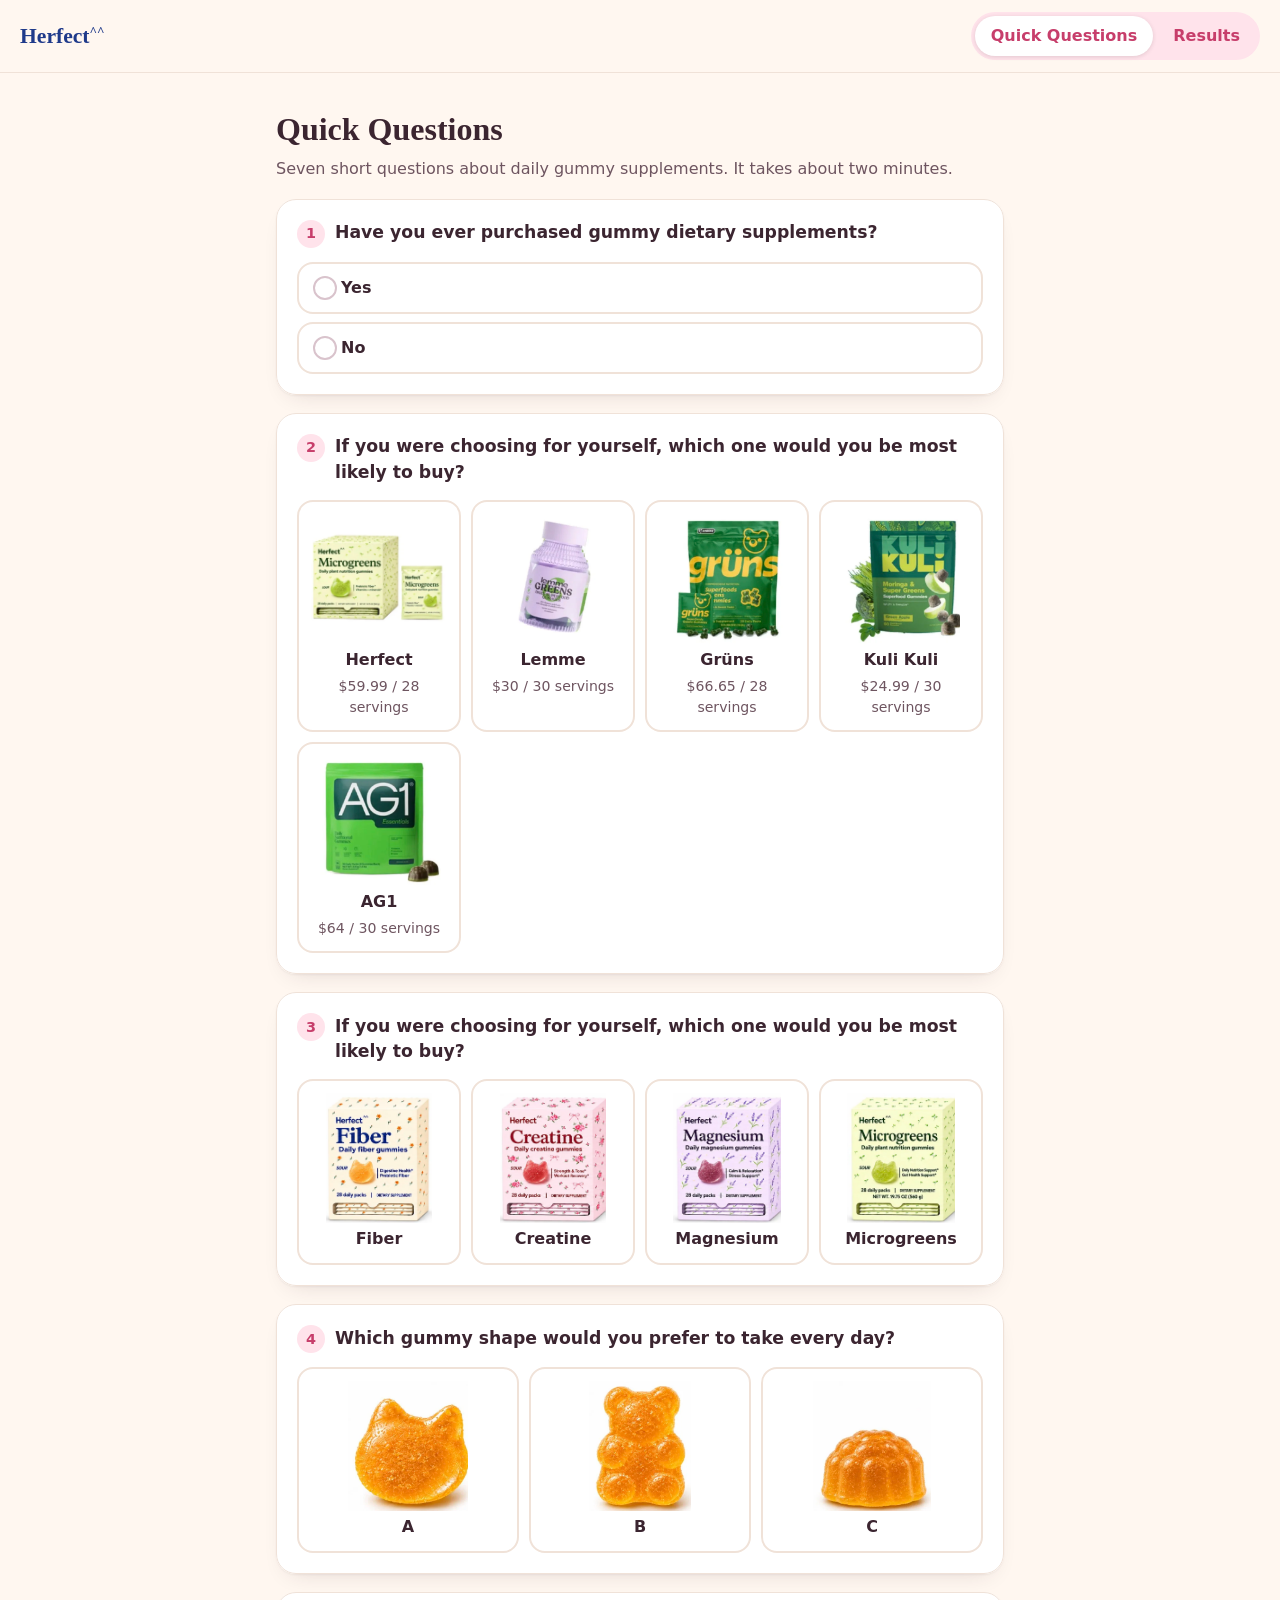
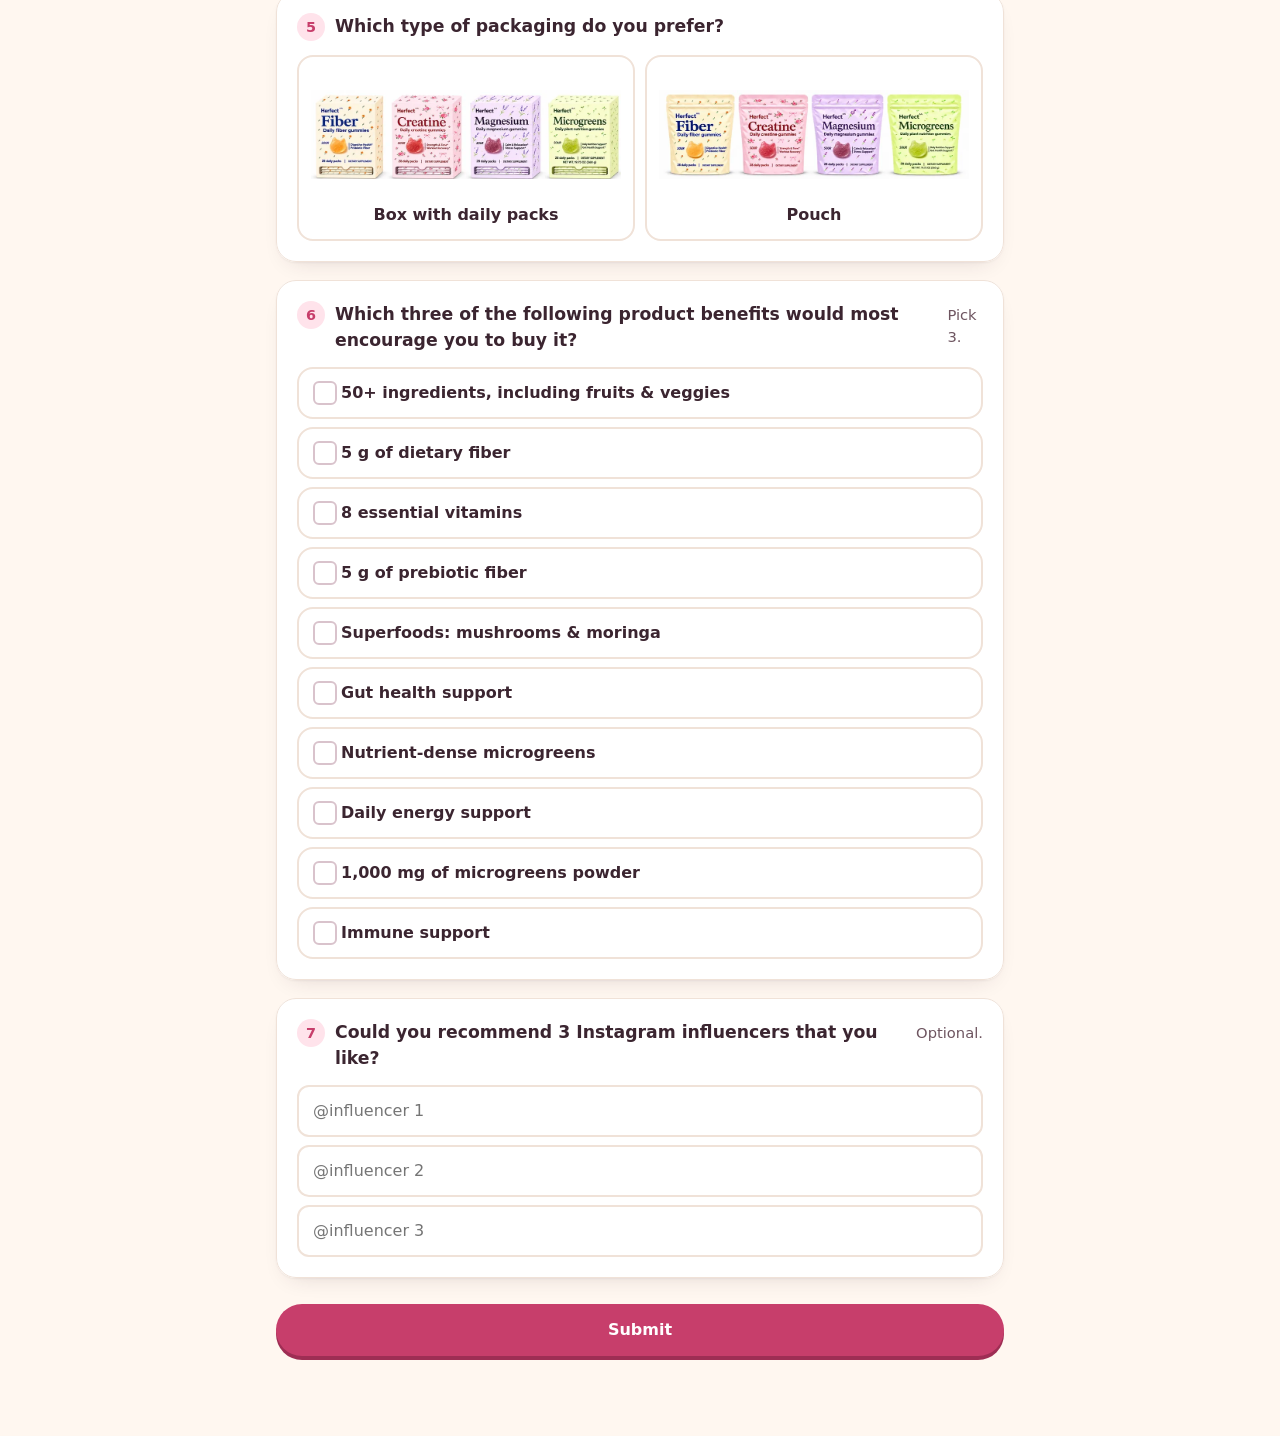
<file: index.html>
<!doctype html>
<html lang="en">
<head>
  <meta charset="utf-8">
  <meta name="viewport" content="width=device-width, initial-scale=1">
  <title>Quick Questions – Herfect</title>
  <link rel="stylesheet" href="style.css">
  <script type="module" src="questions.js"></script>
</head>
<body>
  <header class="top">
    <span class="brand">Herfect<sup>^^</sup></span>
    <nav class="tabs" aria-label="Pages">
      <a href="index.html" aria-current="page">Quick Questions</a>
      <a href="results.html">Results</a>
    </nav>
  </header>

  <main class="wrap">
    <section class="intro">
      <h1>Quick Questions</h1>
      <p>Seven short questions about daily gummy supplements. It takes about two minutes.</p>
    </section>

    <form id="survey" novalidate>
      <div id="questions"></div>
      <p class="error" id="error" role="alert" hidden></p>
      <button class="submit" type="submit">Submit</button>
    </form>

    <section class="thanks" id="thanks" hidden tabindex="-1">
      <h2>Thank you!</h2>
      <p>Your answers are saved.</p>
      <button class="submit ghost" type="button" id="again">Answer again for someone else</button>
    </section>
  </main>
</body>
</html>
</file>
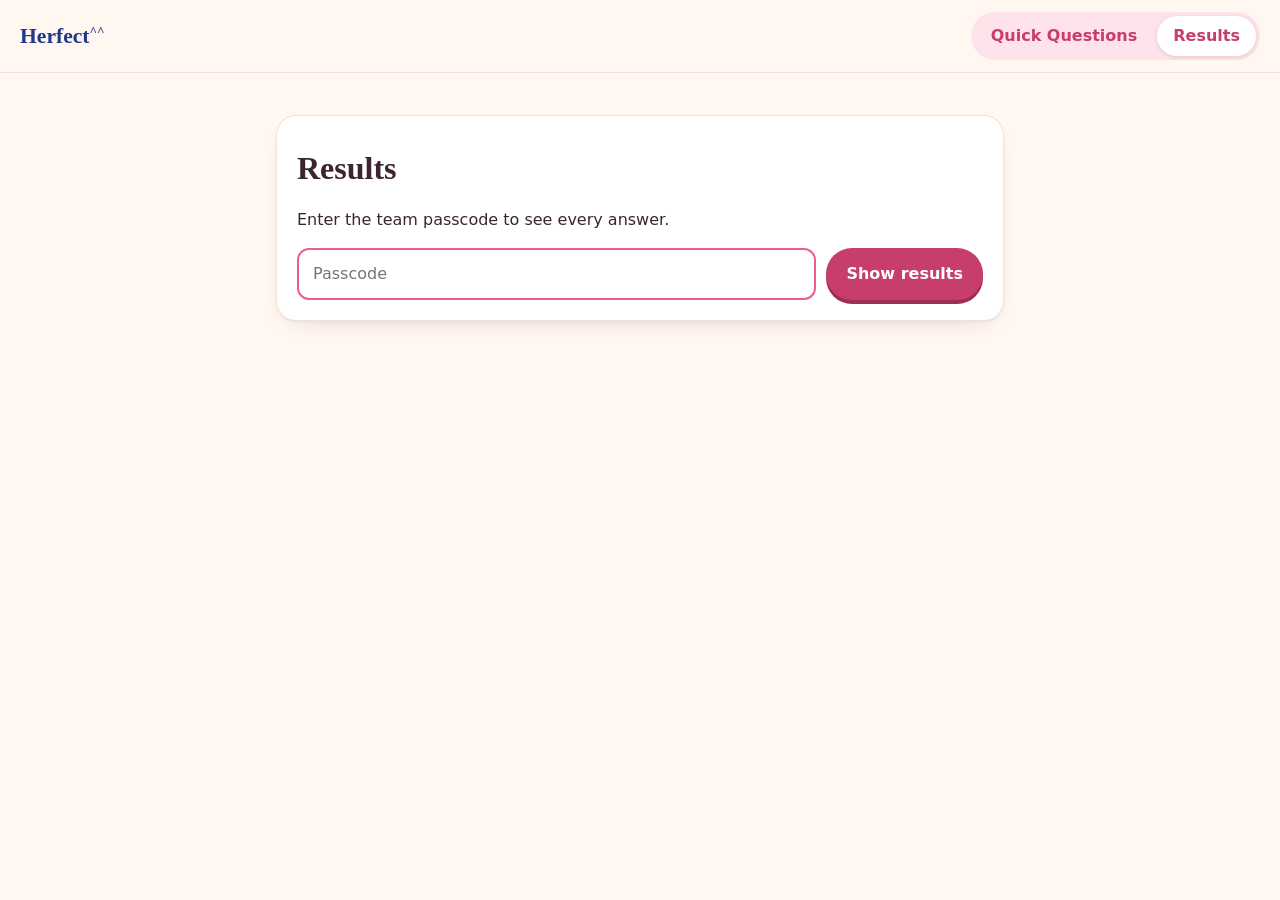
<file: results.html>
<!doctype html>
<html lang="en">
<head>
  <meta charset="utf-8">
  <meta name="viewport" content="width=device-width, initial-scale=1">
  <meta name="robots" content="noindex">
  <title>Results – Herfect</title>
  <link rel="stylesheet" href="style.css">
  <script type="module" src="results.js"></script>
</head>
<body>
  <header class="top">
    <span class="brand">Herfect<sup>^^</sup></span>
    <nav class="tabs" aria-label="Pages">
      <a href="index.html">Quick Questions</a>
      <a href="results.html" aria-current="page">Results</a>
    </nav>
  </header>

  <main class="wrap">
    <form class="gate" id="gate">
      <h1>Results</h1>
      <p>Enter the team passcode to see every answer.</p>
      <div class="gate-row">
        <input type="password" id="passcode" autocomplete="current-password" aria-label="Passcode" placeholder="Passcode" required autofocus>
        <button class="submit" type="submit">Show results</button>
      </div>
      <p class="error" id="gate-error" role="alert" hidden></p>
    </form>

    <section id="report" hidden>
      <div class="report-head">
        <h1>Results</h1>
        <div class="filters">
          <label>From <input type="date" id="from"></label>
          <label>To <input type="date" id="to"></label>
          <button class="submit ghost small" type="button" id="refresh">Refresh</button>
          <button class="submit ghost small" type="button" id="csv">Download CSV</button>
        </div>
      </div>
      <p class="total" id="total"></p>
      <div id="summary"></div>
      <h2 class="section">All answers</h2>
      <div class="table-wrap"><table id="rows"></table></div>
    </section>
  </main>
</body>
</html>
</file>
<file: style.css>
:root {
  --cream: #fff7f0;
  --card: #ffffff;
  --ink: #3b2530;
  --muted: #6e5560;
  --line: #f0e2d8;
  --rose: #ee5d86;
  --rose-deep: #c73e6b;
  --rose-soft: #ffe3eb;
  --leaf: #8fbf3f;
  --leaf-soft: #f1f8df;
  --font-sans: ui-rounded, "SF Pro Rounded", system-ui, -apple-system, "Segoe UI", Roboto, Arial, sans-serif;
  --font-serif: ui-serif, "New York", "Iowan Old Style", Georgia, serif;
  color-scheme: light;
}

* { box-sizing: border-box; }

body {
  margin: 0;
  font-family: var(--font-sans);
  color: var(--ink);
  background: var(--cream);
  line-height: 1.5;
}

.top {
  position: sticky;
  top: 0;
  z-index: 5;
  display: flex;
  align-items: center;
  gap: 16px;
  padding: 12px 20px;
  background: rgb(255 247 240 / 0.92);
  backdrop-filter: blur(8px);
  border-bottom: 1px solid var(--line);
}

.brand {
  font-family: var(--font-serif);
  font-weight: 700;
  font-size: 1.35rem;
  color: #1f3a8a;
}

.brand sup { font-size: 0.6em; }

.tabs {
  display: flex;
  gap: 4px;
  margin-left: auto;
  padding: 4px;
  border-radius: 999px;
  background: var(--rose-soft);
}

.tabs a {
  padding: 8px 16px;
  border-radius: 999px;
  color: var(--rose-deep);
  font-weight: 700;
  text-decoration: none;
  white-space: nowrap;
}

.tabs a[aria-current="page"] {
  background: var(--card);
  box-shadow: 0 1px 4px rgb(59 37 48 / 0.15);
}

.wrap {
  max-width: 760px;
  margin: 0 auto;
  padding: 24px 16px 80px;
}

h1, h2, h3 { font-family: var(--font-serif); }
h1 { font-size: 2rem; margin: 8px 0 4px; }
.intro p { color: var(--muted); margin-top: 0; }

.question, .card, .gate, .thanks {
  margin: 18px 0;
  padding: 20px;
  border: 1px solid var(--line);
  border-radius: 20px;
  background: var(--card);
  box-shadow: 0 1px 2px rgb(59 37 48 / 0.05), 0 10px 24px -14px rgb(59 37 48 / 0.2);
}

.question.missing { border-color: var(--rose); box-shadow: 0 0 0 3px var(--rose-soft); }

legend, .card h3 {
  display: flex;
  gap: 10px;
  align-items: baseline;
  font-weight: 700;
  font-size: 1.08rem;
  padding: 0;
  margin: 0 0 14px;
  font-family: var(--font-sans);
}

legend { float: left; width: 100%; }
legend + * { clear: both; }

.num {
  flex: none;
  display: inline-grid;
  place-items: center;
  width: 28px;
  height: 28px;
  border-radius: 50%;
  background: var(--rose-soft);
  color: var(--rose-deep);
  font-size: 0.9rem;
}

.hint { color: var(--muted); font-weight: 500; font-size: 0.92rem; }

.options.cards {
  display: grid;
  grid-template-columns: repeat(auto-fit, minmax(130px, 1fr));
  gap: 10px;
}

.options.list { display: grid; gap: 8px; }

.option {
  position: relative;
  display: flex;
  flex-direction: column;
  align-items: center;
  gap: 4px;
  padding: 12px;
  border: 2px solid var(--line);
  border-radius: 16px;
  cursor: pointer;
  text-align: center;
  transition: border-color 0.15s, background 0.15s;
}

.options.list .option { flex-direction: row; text-align: left; padding: 12px 14px; }

.option input { position: absolute; opacity: 0; pointer-events: none; }
.option img { width: 100%; height: 130px; object-fit: contain; }
.option .label { font-weight: 700; }
.option .note { color: var(--muted); font-size: 0.88rem; }

.options.list .option::before {
  content: "";
  flex: none;
  width: 20px;
  height: 20px;
  border: 2px solid #d9c3cc;
  border-radius: 50%;
}

.options.list .option:has(input[type="checkbox"])::before { border-radius: 6px; }

.option:hover { border-color: #f5b6c8; }
.option:has(input:focus-visible) { outline: 3px solid var(--rose); outline-offset: 2px; }
.option:has(input:checked) { border-color: var(--rose); background: var(--rose-soft); }
.options.list .option:has(input:checked)::before { border-color: var(--rose); background: var(--rose) radial-gradient(circle, #fff 30%, transparent 34%); }
.options.list .option:has(input[type="checkbox"]:checked)::before { background: var(--rose); }
.option:has(input:disabled) { opacity: 0.45; cursor: not-allowed; }

.handles { display: grid; gap: 8px; }

input[type="text"], input[type="password"], input[type="date"] {
  font: inherit;
  padding: 12px 14px;
  border: 2px solid var(--line);
  border-radius: 12px;
  background: #fff;
  color: var(--ink);
}

input:focus { outline: none; border-color: var(--rose); }

.submit {
  font: inherit;
  font-weight: 700;
  width: 100%;
  margin-top: 8px;
  padding: 14px 20px;
  border: 0;
  border-radius: 999px;
  background: var(--rose-deep);
  color: #fff;
  cursor: pointer;
  box-shadow: 0 4px 0 #9e2e54;
}

.submit:disabled { opacity: 0.6; cursor: wait; }
.submit.ghost { background: #fff; color: var(--rose-deep); box-shadow: inset 0 0 0 2px var(--rose-soft); }
.submit.small { width: auto; margin: 0; padding: 8px 14px; font-size: 0.9rem; }

.error { color: var(--rose-deep); font-weight: 700; }

.thanks { text-align: center; }

.gate-row { display: flex; gap: 10px; flex-wrap: wrap; }
.gate-row input { flex: 1 1 200px; }
.gate-row .submit { width: auto; margin: 0; }

.report-head { display: flex; flex-wrap: wrap; align-items: end; justify-content: space-between; gap: 10px; }
.filters { display: flex; flex-wrap: wrap; gap: 8px; align-items: center; font-size: 0.9rem; color: var(--muted); }
.filters input { padding: 6px 8px; }
.total { font-weight: 700; color: var(--rose-deep); }

.bar-row {
  display: grid;
  grid-template-columns: 44px minmax(90px, 1.2fr) 2fr auto;
  align-items: center;
  gap: 10px;
  margin: 8px 0;
}

.bar-row:not(:has(img)) { grid-template-columns: minmax(120px, 1.2fr) 2fr auto; }
.bar-row img { width: 44px; height: 44px; object-fit: contain; }
.bar-label { font-weight: 600; font-size: 0.95rem; }
.bar-label small { color: var(--muted); font-weight: 400; }
.bar { height: 12px; border-radius: 999px; background: #f6ecef; overflow: hidden; }
.fill { display: block; height: 100%; border-radius: inherit; background: #f5a3bb; }
.bar-row.lead .fill { background: var(--rose); }
.bar-value { font-variant-numeric: tabular-nums; font-size: 0.9rem; color: var(--muted); white-space: nowrap; }

.handles-list { margin: 0; padding-left: 22px; }
.handles-list li { margin: 4px 0; }
.handles-list .count { margin-left: 8px; color: var(--muted); font-size: 0.85rem; }

.section { margin-top: 32px; }
.table-wrap { overflow-x: auto; border: 1px solid var(--line); border-radius: 16px; background: #fff; }
table { border-collapse: collapse; width: 100%; font-size: 0.85rem; }
th, td { padding: 8px 10px; border-bottom: 1px solid var(--line); text-align: left; vertical-align: top; }
th { background: var(--rose-soft); white-space: nowrap; }

@media (max-width: 520px) {
  .top { padding: 10px 12px; }
  .brand { font-size: 1.1rem; }
  .tabs a { padding: 7px 11px; font-size: 0.9rem; }
  .option img { height: 100px; }
  .bar-row { grid-template-columns: 36px 1fr auto; }
  .bar-row:not(:has(img)) { grid-template-columns: 1fr auto; }
  .bar-row .bar { grid-column: 1 / -1; }
}
</file>
